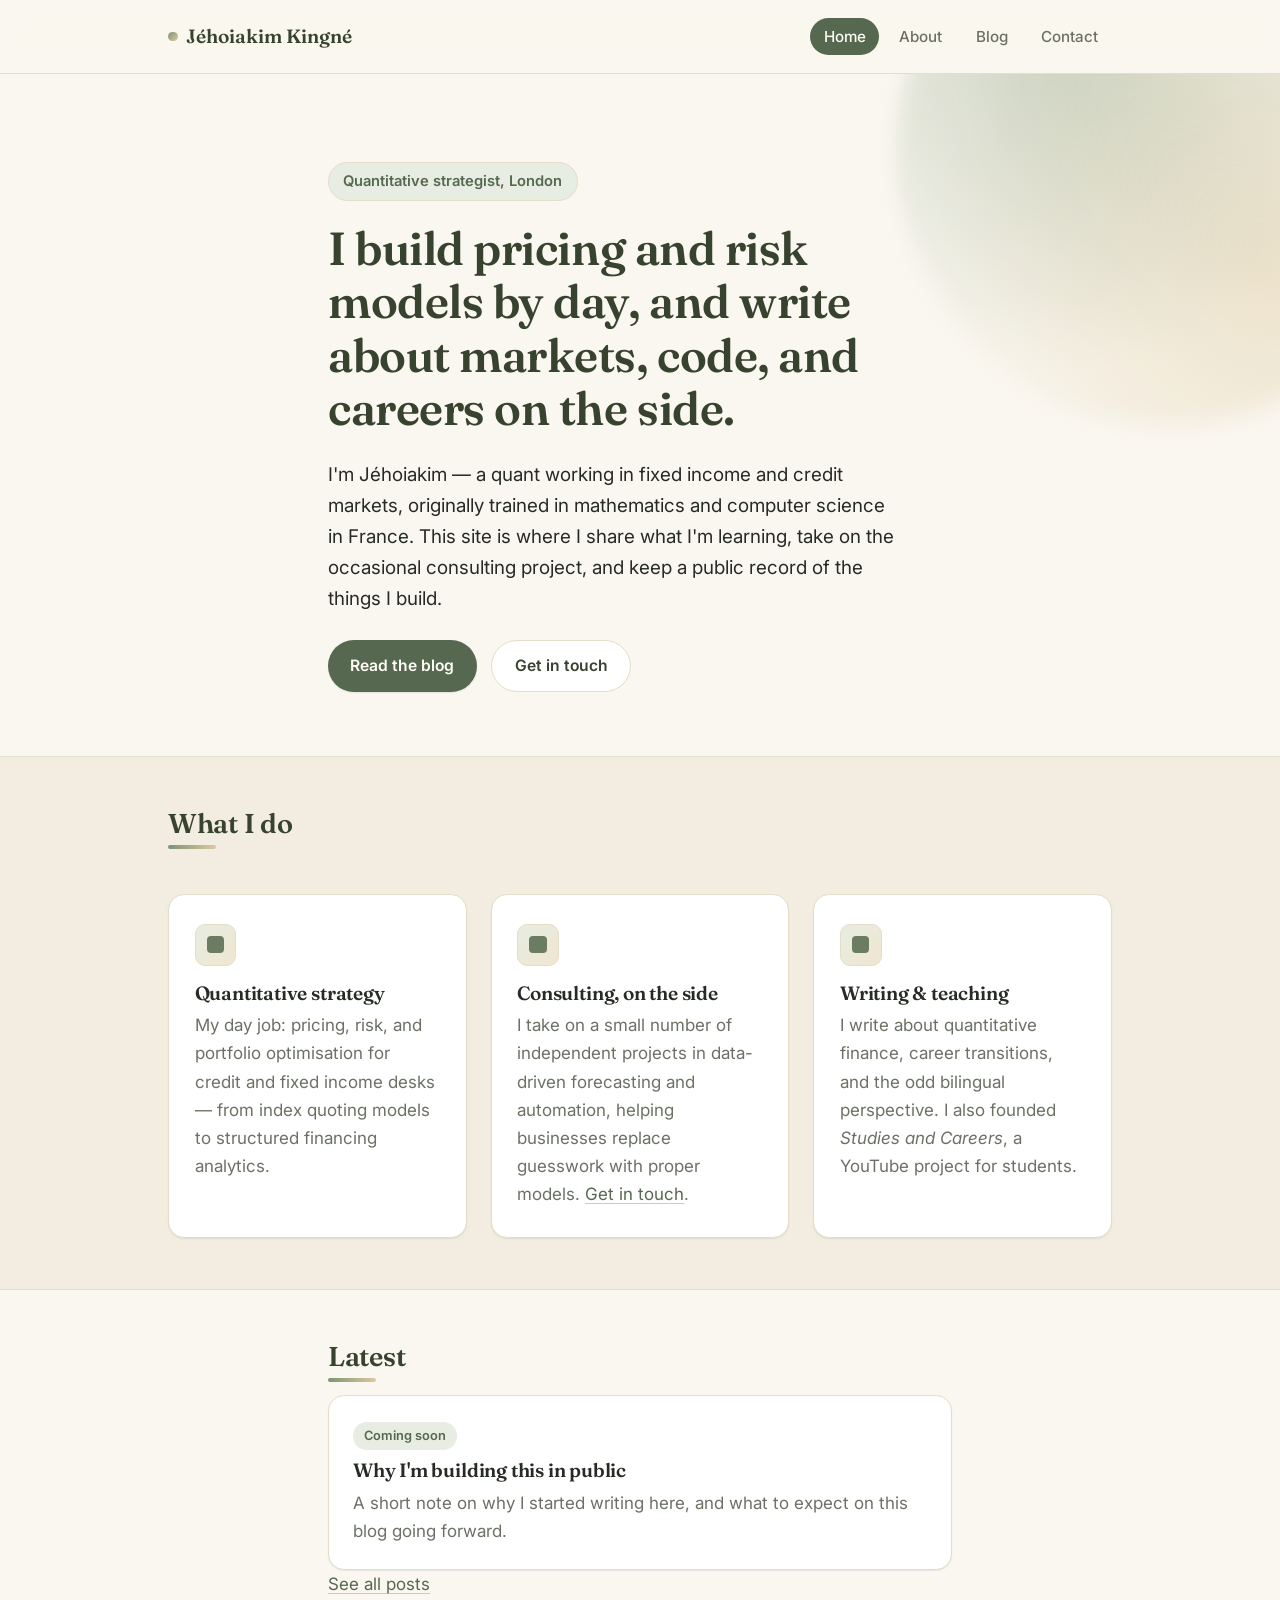
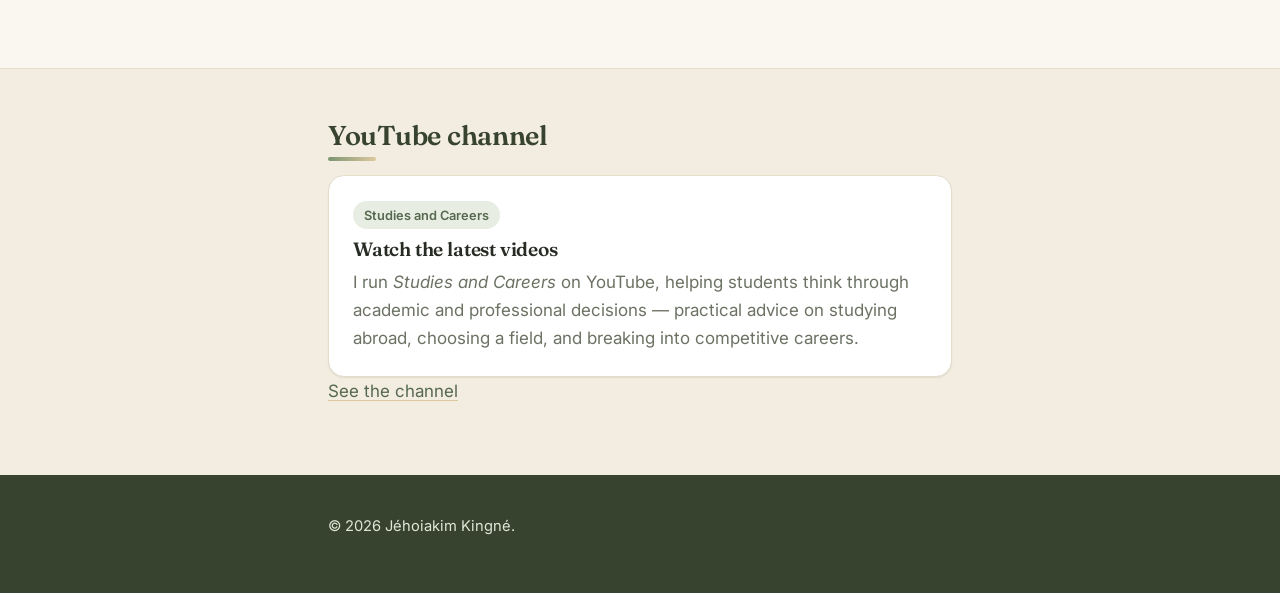
<file: index.html>
<!DOCTYPE html>
<html lang="en" class="no-js">
<head>
<meta charset="UTF-8">
<meta name="viewport" content="width=device-width, initial-scale=1">
<title>Jéhoiakim Kingné</title>
<meta name="description" content="Jéhoiakim Kingné — credit quantitative strategist in London, writing on markets, code, and building on the side.">
<link rel="preconnect" href="https://fonts.googleapis.com">
<link rel="preconnect" href="https://fonts.gstatic.com" crossorigin>
<link href="https://fonts.googleapis.com/css2?family=Fraunces:opsz,wght@9..144,400;9..144,500;9..144,560;9..144,600;9..144,700&family=Inter:wght@400;500;600;700&display=swap" rel="stylesheet">
<link rel="stylesheet" href="css/styles.css">
</head>
<body>

<header class="site-header">
  <div class="header-inner">
    <a href="index.html" class="wordmark">Jéhoiakim Kingné</a>
    <nav class="site-nav">
      <a href="index.html" class="active">Home</a>
      <a href="about.html">About</a>
      <a href="blog.html">Blog</a>
      <a href="contact.html">Contact</a>
    </nav>
  </div>
</header>

<main>
  <section class="hero">
    <div class="hero-blob" aria-hidden="true"></div>
    <div class="wrap">
      <p class="kicker">Quantitative strategist, London</p>
      <h1>I build pricing and risk models by day, and write about markets, code, and careers on the side.</h1>
      <p class="lede">I'm Jéhoiakim — a quant working in fixed income and credit markets, originally trained in mathematics and computer science in France. This site is where I share what I'm learning, take on the occasional consulting project, and keep a public record of the things I build.</p>
      <div class="hero-actions">
        <a href="blog.html" class="btn btn-primary">Read the blog</a>
        <a href="contact.html" class="btn btn-ghost">Get in touch</a>
      </div>
    </div>
  </section>

  <section class="alt-bg">
    <div class="wrap-wide reveal">
      <h2>What I do</h2>

      <div class="focus-grid">
        <div class="focus-item">
          <div class="dot" aria-hidden="true"></div>
          <h3>Quantitative strategy</h3>
          <p>My day job: pricing, risk, and portfolio optimisation for credit and fixed income desks — from index quoting models to structured financing analytics.</p>
        </div>

        <div class="focus-item">
          <div class="dot" aria-hidden="true"></div>
          <h3>Consulting, on the side</h3>
          <p>I take on a small number of independent projects in data-driven forecasting and automation, helping businesses replace guesswork with proper models. <a href="contact.html">Get in touch</a>.</p>
        </div>

        <div class="focus-item">
          <div class="dot" aria-hidden="true"></div>
          <h3>Writing &amp; teaching</h3>
          <p>I write about quantitative finance, career transitions, and the odd bilingual perspective. I also founded <em>Studies and Careers</em>, a YouTube project for students.</p>
        </div>
      </div>
    </div>
  </section>

  <section>
    <div class="wrap reveal">
      <h2>Latest</h2>

      <div class="post-entry">
        <span class="post-date">Coming soon</span>
        <h3><a href="blog/why-this-site.html">Why I'm building this in public</a></h3>
        <p>A short note on why I started writing here, and what to expect on this blog going forward.</p>
      </div>

      <p><a href="blog.html">See all posts</a></p>
    </div>
  </section>

  <section class="alt-bg">
    <div class="wrap reveal">
      <h2>YouTube channel</h2>

      <div class="post-entry">
        <span class="post-date">Studies and Careers</span>
        <h3><a href="https://www.youtube.com/@studiescareers4532" target="_blank" rel="noopener">Watch the latest videos</a></h3>
        <p>I run <em>Studies and Careers</em> on YouTube, helping students think through academic and professional decisions — practical advice on studying abroad, choosing a field, and breaking into competitive careers.</p>
      </div>

      <p><a href="https://www.youtube.com/@studiescareers4532" target="_blank" rel="noopener">See the channel</a></p>
    </div>
  </section>
</main>

<footer class="site-footer">
  <div class="wrap">
    <p>&copy; 2026 Jéhoiakim Kingné.</p>
  </div>
</footer>

<script src="js/main.js"></script>
</body>
</html>
</file>
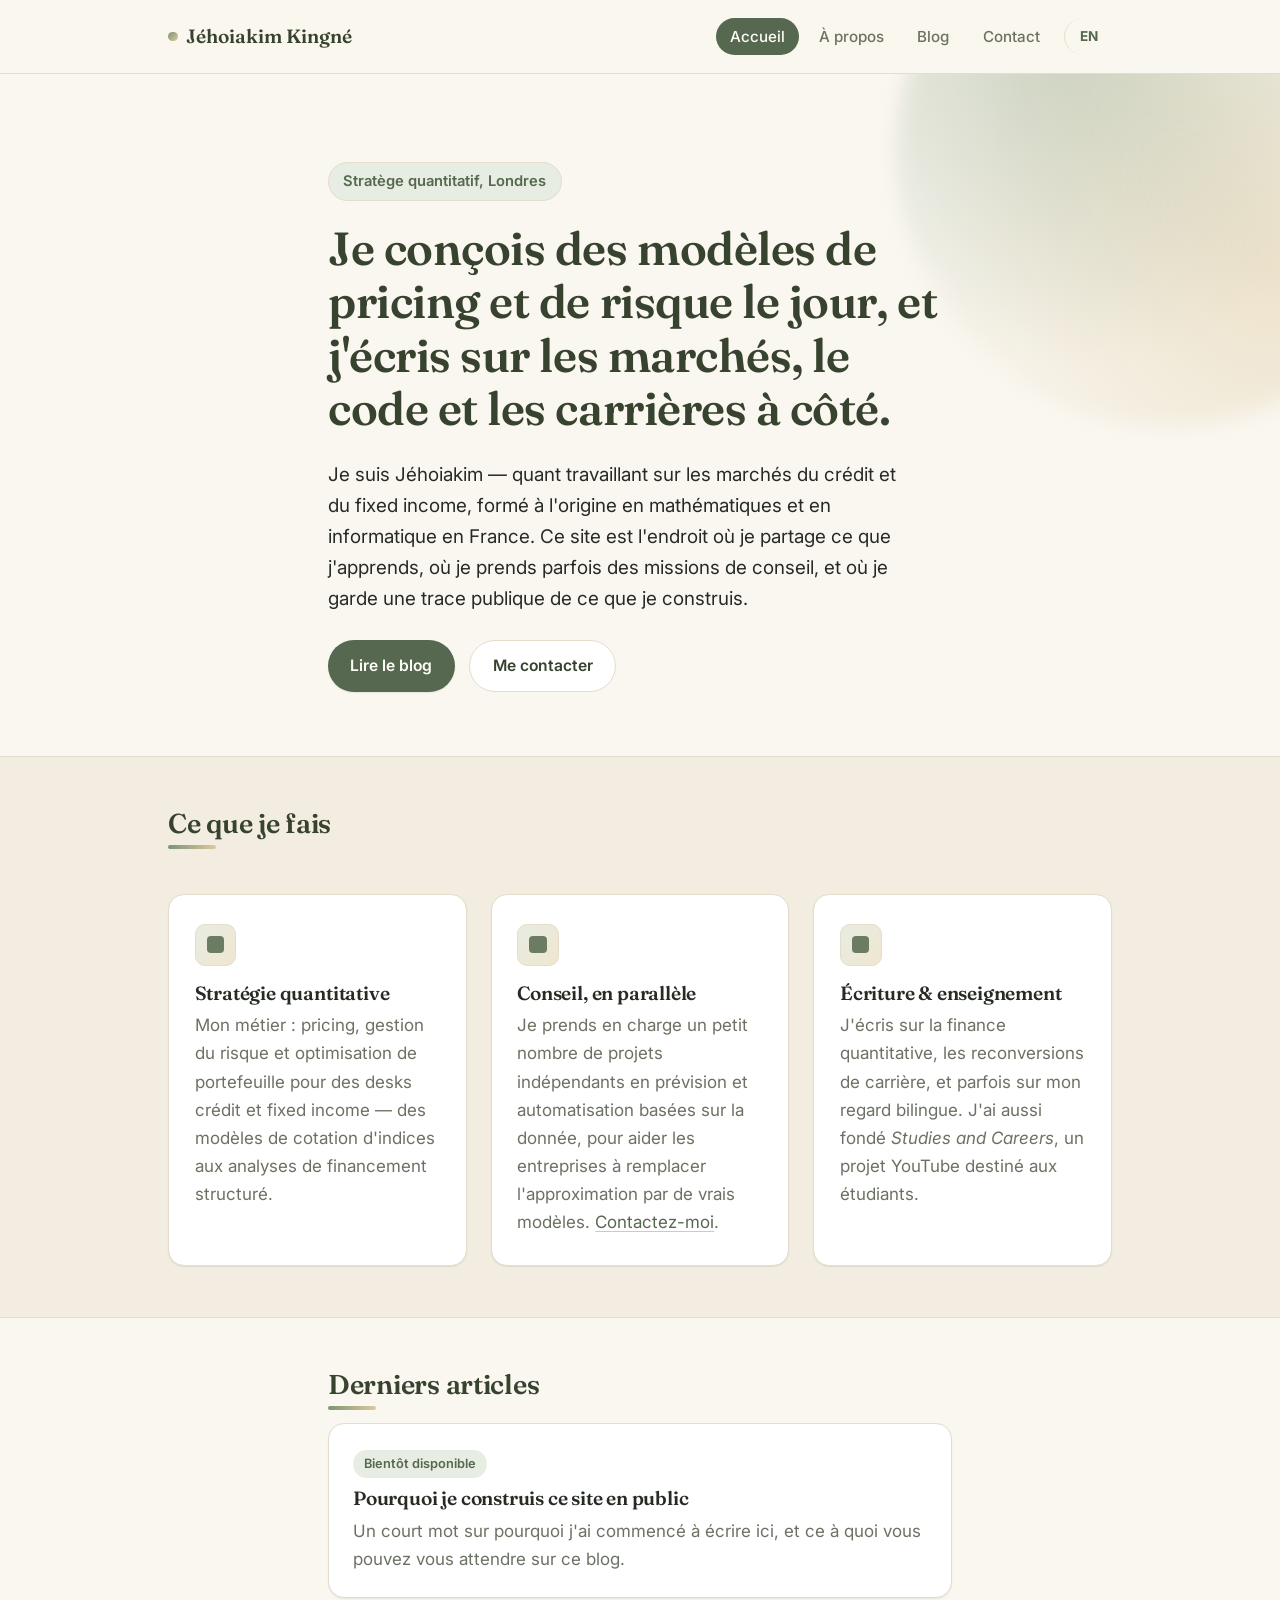
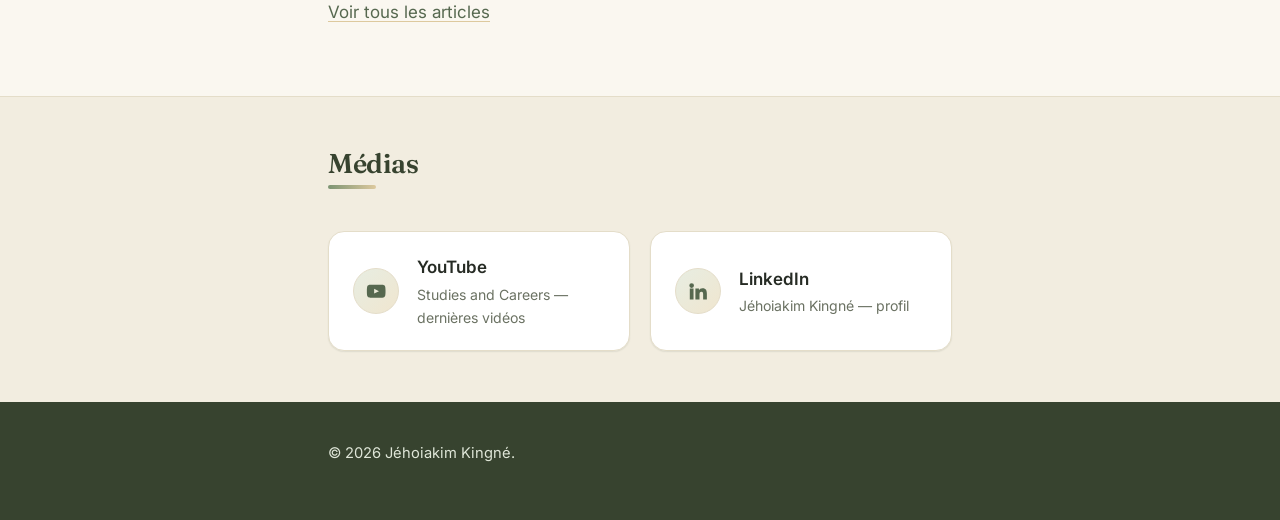
<file: fr/index.html>
<!DOCTYPE html>
<html lang="fr" class="no-js">
<head>
<meta charset="UTF-8">
<meta name="viewport" content="width=device-width, initial-scale=1">
<title>Jéhoiakim Kingné</title>
<meta name="description" content="Jéhoiakim Kingné — stratège quantitatif crédit à Londres, écrit sur les marchés, le code, et ses projets personnels.">
<link rel="preconnect" href="https://fonts.googleapis.com">
<link rel="preconnect" href="https://fonts.gstatic.com" crossorigin>
<link href="https://fonts.googleapis.com/css2?family=Fraunces:opsz,wght@9..144,400;9..144,500;9..144,560;9..144,600;9..144,700&family=Inter:wght@400;500;600;700&display=swap" rel="stylesheet">
<link rel="stylesheet" href="../css/styles.css">
</head>
<body>

<header class="site-header">
  <div class="header-inner">
    <a href="index.html" class="wordmark">Jéhoiakim Kingné</a>
    <nav class="site-nav">
      <a href="index.html" class="active">Accueil</a>
      <a href="about.html">À propos</a>
      <a href="blog.html">Blog</a>
      <a href="contact.html">Contact</a>
      <a href="../index.html" class="lang-switch" hreflang="en">EN</a>
    </nav>
  </div>
</header>

<main>
  <section class="hero">
    <div class="hero-blob" aria-hidden="true"></div>
    <div class="wrap">
      <p class="kicker">Stratège quantitatif, Londres</p>
      <h1>Je conçois des modèles de pricing et de risque le jour, et j'écris sur les marchés, le code et les carrières à côté.</h1>
      <p class="lede">Je suis Jéhoiakim — quant travaillant sur les marchés du crédit et du fixed income, formé à l'origine en mathématiques et en informatique en France. Ce site est l'endroit où je partage ce que j'apprends, où je prends parfois des missions de conseil, et où je garde une trace publique de ce que je construis.</p>
      <div class="hero-actions">
        <a href="blog.html" class="btn btn-primary">Lire le blog</a>
        <a href="contact.html" class="btn btn-ghost">Me contacter</a>
      </div>
    </div>
  </section>

  <section class="alt-bg">
    <div class="wrap-wide reveal">
      <h2>Ce que je fais</h2>

      <div class="focus-grid">
        <div class="focus-item">
          <div class="dot" aria-hidden="true"></div>
          <h3>Stratégie quantitative</h3>
          <p>Mon métier : pricing, gestion du risque et optimisation de portefeuille pour des desks crédit et fixed income — des modèles de cotation d'indices aux analyses de financement structuré.</p>
        </div>

        <div class="focus-item">
          <div class="dot" aria-hidden="true"></div>
          <h3>Conseil, en parallèle</h3>
          <p>Je prends en charge un petit nombre de projets indépendants en prévision et automatisation basées sur la donnée, pour aider les entreprises à remplacer l'approximation par de vrais modèles. <a href="contact.html">Contactez-moi</a>.</p>
        </div>

        <div class="focus-item">
          <div class="dot" aria-hidden="true"></div>
          <h3>Écriture &amp; enseignement</h3>
          <p>J'écris sur la finance quantitative, les reconversions de carrière, et parfois sur mon regard bilingue. J'ai aussi fondé <em>Studies and Careers</em>, un projet YouTube destiné aux étudiants.</p>
        </div>
      </div>
    </div>
  </section>

  <section>
    <div class="wrap reveal">
      <h2>Derniers articles</h2>

      <div class="post-entry">
        <span class="post-date">Bientôt disponible</span>
        <h3><a href="blog/pourquoi-ce-site.html">Pourquoi je construis ce site en public</a></h3>
        <p>Un court mot sur pourquoi j'ai commencé à écrire ici, et ce à quoi vous pouvez vous attendre sur ce blog.</p>
      </div>

      <p><a href="blog.html">Voir tous les articles</a></p>
    </div>
  </section>

  <section class="alt-bg">
    <div class="wrap reveal">
      <h2>Médias</h2>

      <div class="media-grid">
        <a class="media-item" href="https://www.youtube.com/@studiescareers4532" target="_blank" rel="noopener">
          <span class="media-icon" aria-hidden="true">
            <svg viewBox="0 0 24 24"><path d="M21.8 8.001s-.2-1.4-.8-2c-.8-.8-1.7-.8-2.1-.9C16 5 12 5 12 5h0s-4 0-6.9.1c-.4.1-1.3.1-2.1.9-.6.6-.8 2-.8 2S2 9.6 2 11.2v1.6c0 1.6.2 3.2.2 3.2s.2 1.4.8 2c.8.8 1.9.8 2.4.9C7.2 19 12 19 12 19s4 0 6.9-.1c.4-.1 1.3-.1 2.1-.9.6-.6.8-2 .8-2s.2-1.6.2-3.2v-1.6c0-1.6-.2-3.199-.2-3.199zM9.8 14.5v-5l5.2 2.5-5.2 2.5z"/></svg>
          </span>
          <span class="media-text">
            <span class="media-name">YouTube</span>
            <span class="media-sub">Studies and Careers — dernières vidéos</span>
          </span>
        </a>

        <a class="media-item" href="https://www.linkedin.com/in/j%C3%A9hoiakim-k-8944393a6/" target="_blank" rel="noopener">
          <span class="media-icon" aria-hidden="true">
            <svg viewBox="0 0 24 24"><path d="M4.98 3.5a2.5 2.5 0 1 1 0 5 2.5 2.5 0 0 1 0-5zM3 9h4v12H3zM9 9h3.8v1.7h.1c.5-.9 1.8-1.9 3.7-1.9 4 0 4.7 2.6 4.7 6V21h-4v-5.4c0-1.3 0-3-1.8-3s-2.1 1.4-2.1 2.9V21H9z"/></svg>
          </span>
          <span class="media-text">
            <span class="media-name">LinkedIn</span>
            <span class="media-sub">Jéhoiakim Kingné — profil</span>
          </span>
        </a>
      </div>
    </div>
  </section>
</main>

<footer class="site-footer">
  <div class="wrap">
    <p>&copy; 2026 Jéhoiakim Kingné.</p>
  </div>
</footer>

<script src="../js/main.js"></script>
</body>
</html>
</file>
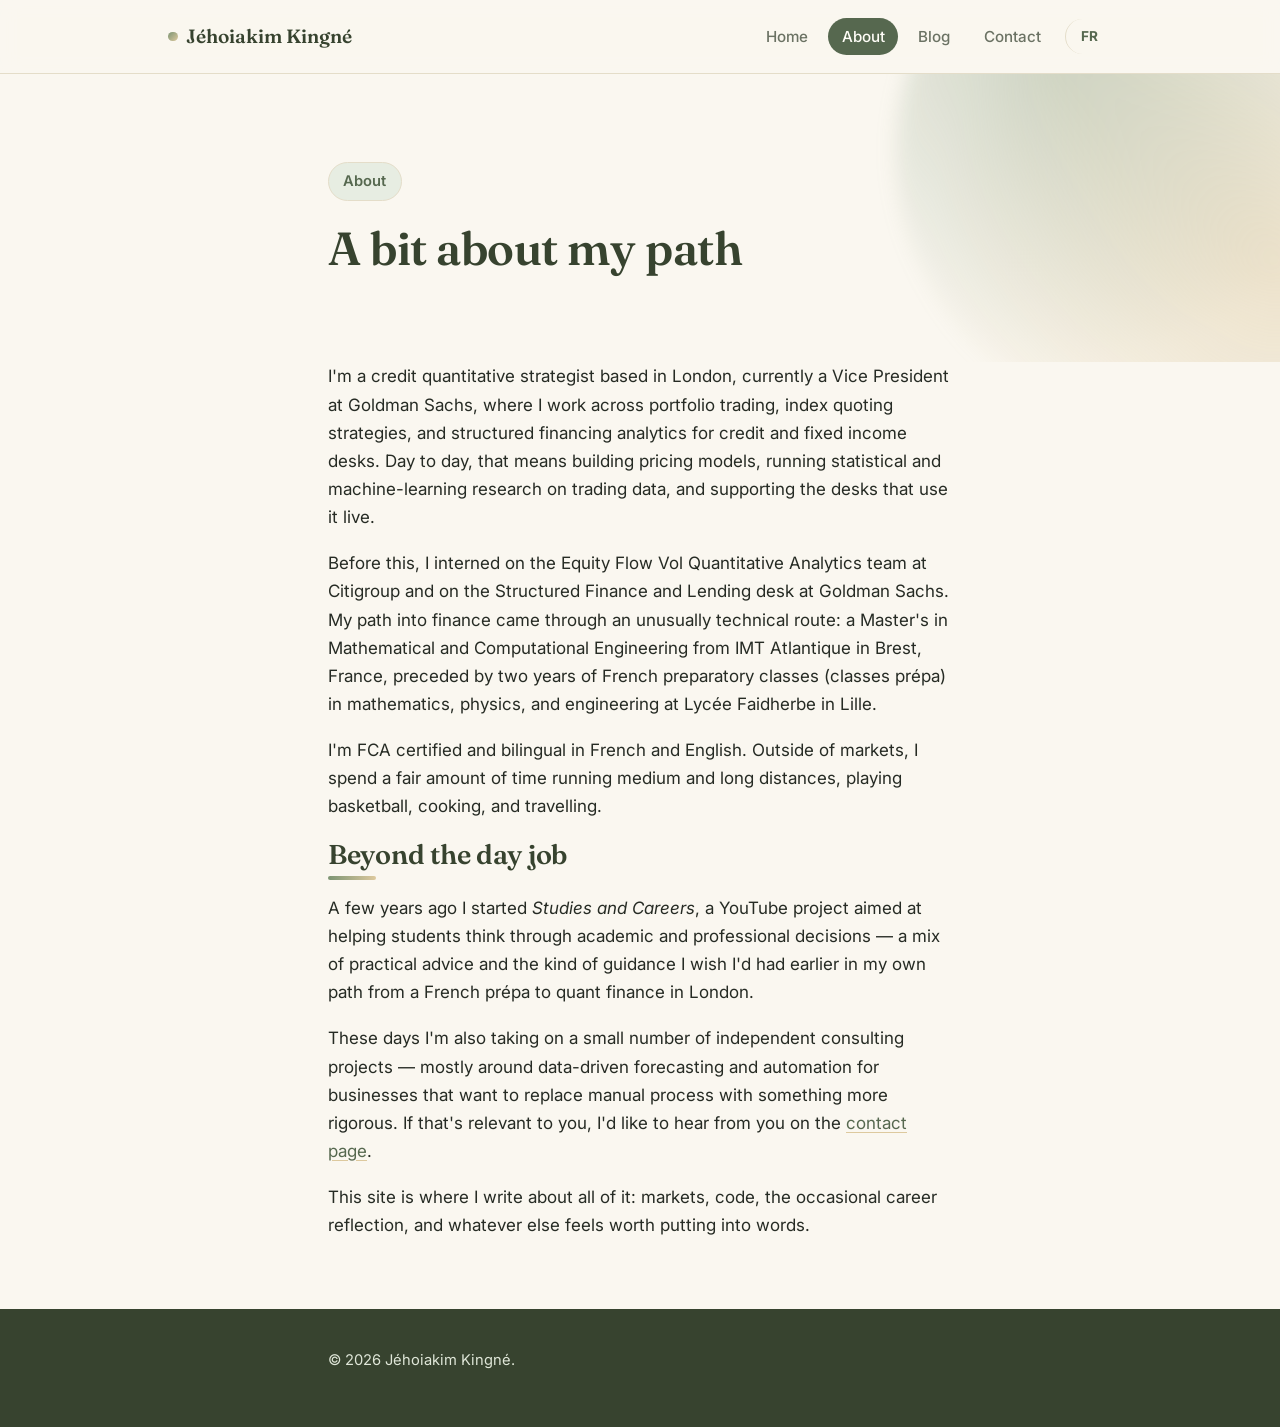
<file: about.html>
<!DOCTYPE html>
<html lang="en" class="no-js">
<head>
<meta charset="UTF-8">
<meta name="viewport" content="width=device-width, initial-scale=1">
<title>About — Jéhoiakim Kingné</title>
<meta name="description" content="Background and career of Jéhoiakim Kingné, credit quantitative strategist in London.">
<link rel="preconnect" href="https://fonts.googleapis.com">
<link rel="preconnect" href="https://fonts.gstatic.com" crossorigin>
<link href="https://fonts.googleapis.com/css2?family=Fraunces:opsz,wght@9..144,400;9..144,500;9..144,560;9..144,600;9..144,700&family=Inter:wght@400;500;600;700&display=swap" rel="stylesheet">
<link rel="stylesheet" href="css/styles.css">
</head>
<body>

<header class="site-header">
  <div class="header-inner">
    <a href="index.html" class="wordmark">Jéhoiakim Kingné</a>
    <nav class="site-nav">
      <a href="index.html">Home</a>
      <a href="about.html" class="active">About</a>
      <a href="blog.html">Blog</a>
      <a href="contact.html">Contact</a>
      <a href="fr/about.html" class="lang-switch" hreflang="fr">FR</a>
    </nav>
  </div>
</header>

<main>
  <section class="hero">
    <div class="hero-blob" aria-hidden="true"></div>
    <div class="wrap">
      <p class="kicker">About</p>
      <h1>A bit about my path</h1>
    </div>
  </section>

  <section style="border-top: none; padding-top: 0;">
    <div class="wrap reveal">
      <p>I'm a credit quantitative strategist based in London, currently a Vice President at Goldman Sachs, where I work across portfolio trading, index quoting strategies, and structured financing analytics for credit and fixed income desks. Day to day, that means building pricing models, running statistical and machine-learning research on trading data, and supporting the desks that use it live.</p>

      <p>Before this, I interned on the Equity Flow Vol Quantitative Analytics team at Citigroup and on the Structured Finance and Lending desk at Goldman Sachs. My path into finance came through an unusually technical route: a Master's in Mathematical and Computational Engineering from IMT Atlantique in Brest, France, preceded by two years of French preparatory classes (classes prépa) in mathematics, physics, and engineering at Lycée Faidherbe in Lille.</p>

      <p>I'm FCA certified and bilingual in French and English. Outside of markets, I spend a fair amount of time running medium and long distances, playing basketball, cooking, and travelling.</p>

      <h2>Beyond the day job</h2>

      <p>A few years ago I started <em>Studies and Careers</em>, a YouTube project aimed at helping students think through academic and professional decisions — a mix of practical advice and the kind of guidance I wish I'd had earlier in my own path from a French prépa to quant finance in London.</p>

      <p>These days I'm also taking on a small number of independent consulting projects — mostly around data-driven forecasting and automation for businesses that want to replace manual process with something more rigorous. If that's relevant to you, I'd like to hear from you on the <a href="contact.html">contact page</a>.</p>

      <p>This site is where I write about all of it: markets, code, the occasional career reflection, and whatever else feels worth putting into words.</p>
    </div>
  </section>
</main>

<footer class="site-footer">
  <div class="wrap">
    <p>&copy; 2026 Jéhoiakim Kingné.</p>
  </div>
</footer>

<script src="js/main.js"></script>
</body>
</html>
</file>
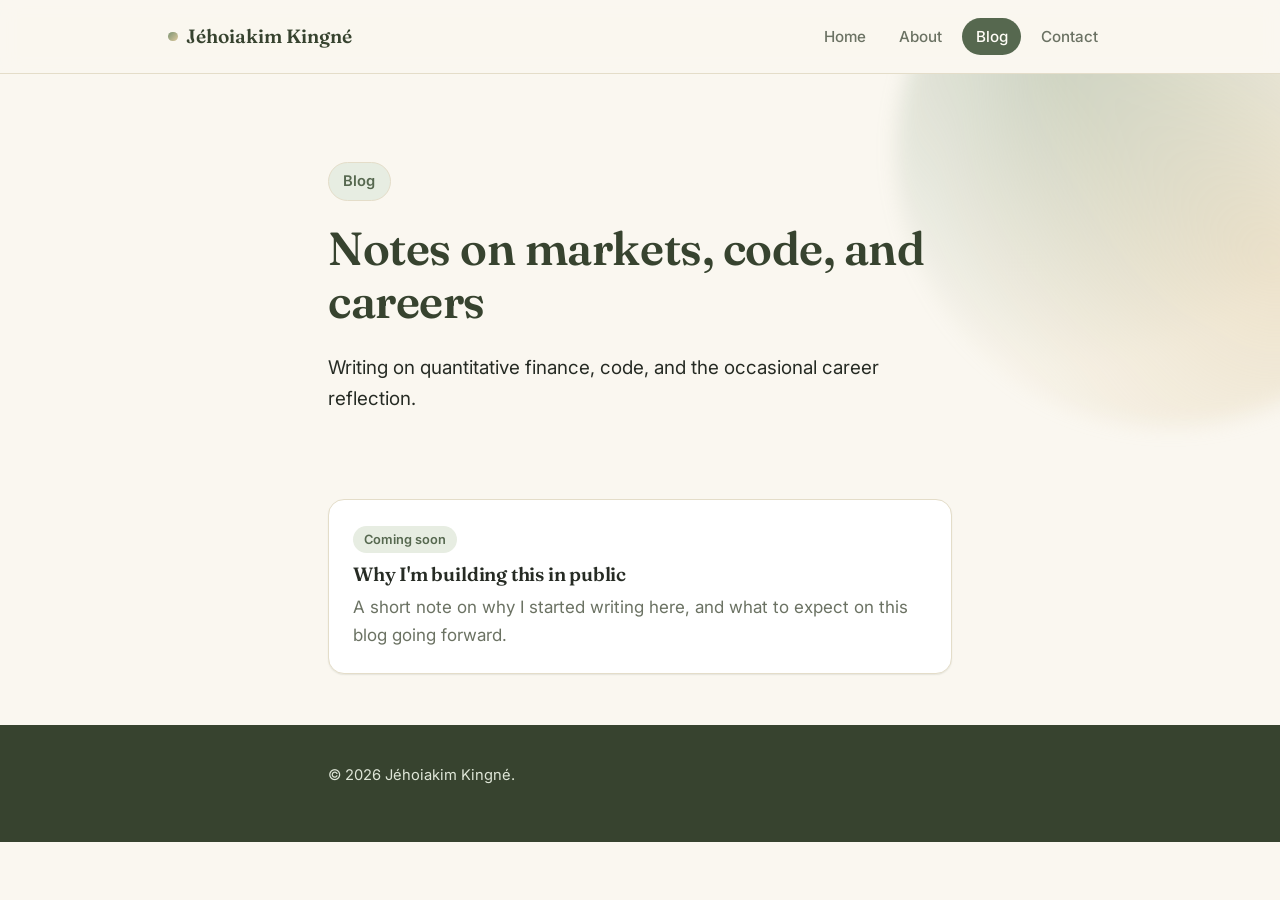
<file: blog.html>
<!DOCTYPE html>
<html lang="en" class="no-js">
<head>
<meta charset="UTF-8">
<meta name="viewport" content="width=device-width, initial-scale=1">
<title>Blog — Jéhoiakim Kingné</title>
<meta name="description" content="Writing on quantitative finance, code, and careers by Jéhoiakim Kingné.">
<link rel="preconnect" href="https://fonts.googleapis.com">
<link rel="preconnect" href="https://fonts.gstatic.com" crossorigin>
<link href="https://fonts.googleapis.com/css2?family=Fraunces:opsz,wght@9..144,400;9..144,500;9..144,560;9..144,600;9..144,700&family=Inter:wght@400;500;600;700&display=swap" rel="stylesheet">
<link rel="stylesheet" href="css/styles.css">
</head>
<body>

<header class="site-header">
  <div class="header-inner">
    <a href="index.html" class="wordmark">Jéhoiakim Kingné</a>
    <nav class="site-nav">
      <a href="index.html">Home</a>
      <a href="about.html">About</a>
      <a href="blog.html" class="active">Blog</a>
      <a href="contact.html">Contact</a>
    </nav>
  </div>
</header>

<main>
  <section class="hero">
    <div class="hero-blob" aria-hidden="true"></div>
    <div class="wrap">
      <p class="kicker">Blog</p>
      <h1>Notes on markets, code, and careers</h1>
      <p class="lede muted">Writing on quantitative finance, code, and the occasional career reflection.</p>
    </div>
  </section>

  <section style="border-top: none; padding-top: 0;">
    <div class="wrap reveal">

      <div class="post-entry">
        <span class="post-date">Coming soon</span>
        <h3><a href="blog/why-this-site.html">Why I'm building this in public</a></h3>
        <p>A short note on why I started writing here, and what to expect on this blog going forward.</p>
      </div>

      <!--
        To add a new post:
        1. Duplicate blog/why-this-site.html and rename it (e.g. blog/my-new-post.html)
        2. Edit the title, date, and content inside it
        3. Add a new .post-entry block here, above this comment, linking to it
      -->

    </div>
  </section>
</main>

<footer class="site-footer">
  <div class="wrap">
    <p>&copy; 2026 Jéhoiakim Kingné.</p>
  </div>
</footer>

<script src="js/main.js"></script>
</body>
</html>
</file>
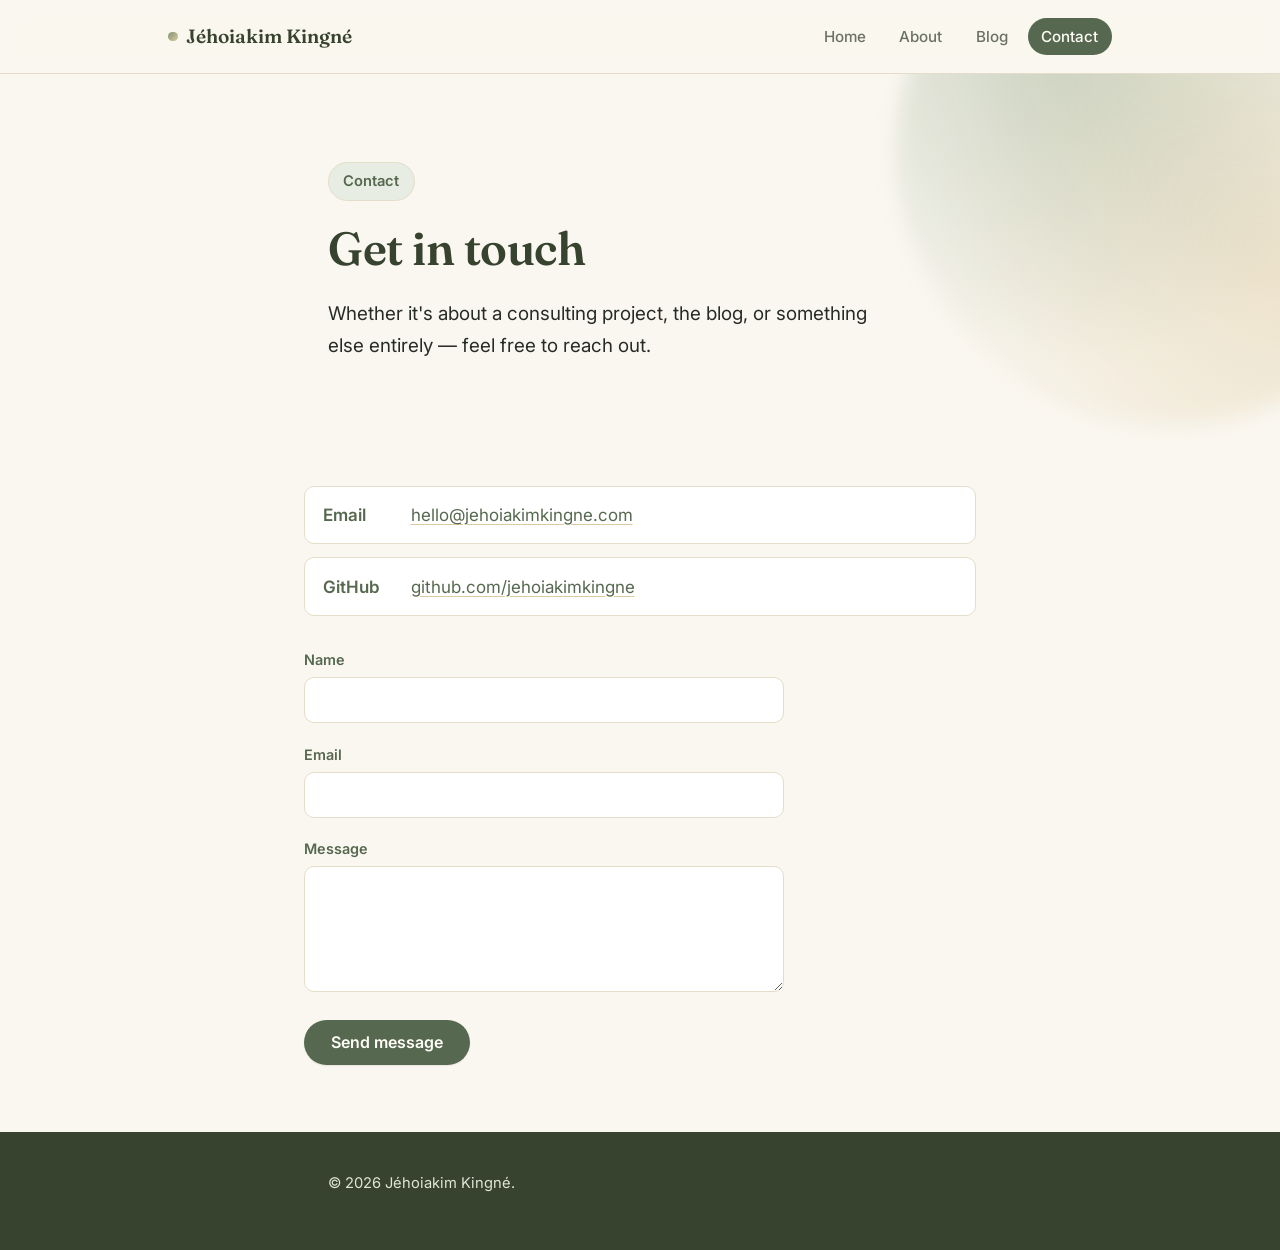
<file: contact.html>
<!DOCTYPE html>
<html lang="en" class="no-js">
<head>
<meta charset="UTF-8">
<meta name="viewport" content="width=device-width, initial-scale=1">
<title>Contact — Jéhoiakim Kingné</title>
<meta name="description" content="Get in touch with Jéhoiakim Kingné.">
<link rel="preconnect" href="https://fonts.googleapis.com">
<link rel="preconnect" href="https://fonts.gstatic.com" crossorigin>
<link href="https://fonts.googleapis.com/css2?family=Fraunces:opsz,wght@9..144,400;9..144,500;9..144,560;9..144,600;9..144,700&family=Inter:wght@400;500;600;700&display=swap" rel="stylesheet">
<link rel="stylesheet" href="css/styles.css">
</head>
<body>

<header class="site-header">
  <div class="header-inner">
    <a href="index.html" class="wordmark">Jéhoiakim Kingné</a>
    <nav class="site-nav">
      <a href="index.html">Home</a>
      <a href="about.html">About</a>
      <a href="blog.html">Blog</a>
      <a href="contact.html" class="active">Contact</a>
    </nav>
  </div>
</header>

<main>
  <section class="hero">
    <div class="hero-blob" aria-hidden="true"></div>
    <div class="wrap">
      <p class="kicker">Contact</p>
      <h1>Get in touch</h1>
      <p class="lede">Whether it's about a consulting project, the blog, or something else entirely — feel free to reach out.</p>
    </div>
  </section>

  <section style="border-top: none; padding-top: 0;">
    <div class="wrap contact-block reveal">

      <ul class="contact-list">
        <li><span class="label">Email</span> <a href="mailto:hello@jehoiakimkingne.com">hello@jehoiakimkingne.com</a></li>
        <li><span class="label">GitHub</span> <a href="https://github.com/jehoiakimkingne" target="_blank" rel="noopener">github.com/jehoiakimkingne</a></li>
      </ul>

      <!--
        NOTE for setup:
        1. Replace hello@jehoiakimkingne.com with a real address once your domain is live
           (most domain hosts let you set up free email forwarding to your personal inbox).
        2. Add your LinkedIn link above if you'd like it listed too.
        3. The form below is a placeholder. To make it actually send you messages without
           building a backend, sign up free at https://formspree.io, get your form endpoint,
           and replace the action="" value below with it.
      -->

      <form class="contact-form" action="" method="POST">
        <label for="name">Name</label>
        <input type="text" id="name" name="name" required>

        <label for="email">Email</label>
        <input type="email" id="email" name="email" required>

        <label for="message">Message</label>
        <textarea id="message" name="message" rows="5" required></textarea>

        <button type="submit">Send message</button>
      </form>

    </div>
  </section>
</main>

<footer class="site-footer">
  <div class="wrap">
    <p>&copy; 2026 Jéhoiakim Kingné.</p>
  </div>
</footer>

<script src="js/main.js"></script>
</body>
</html>
</file>
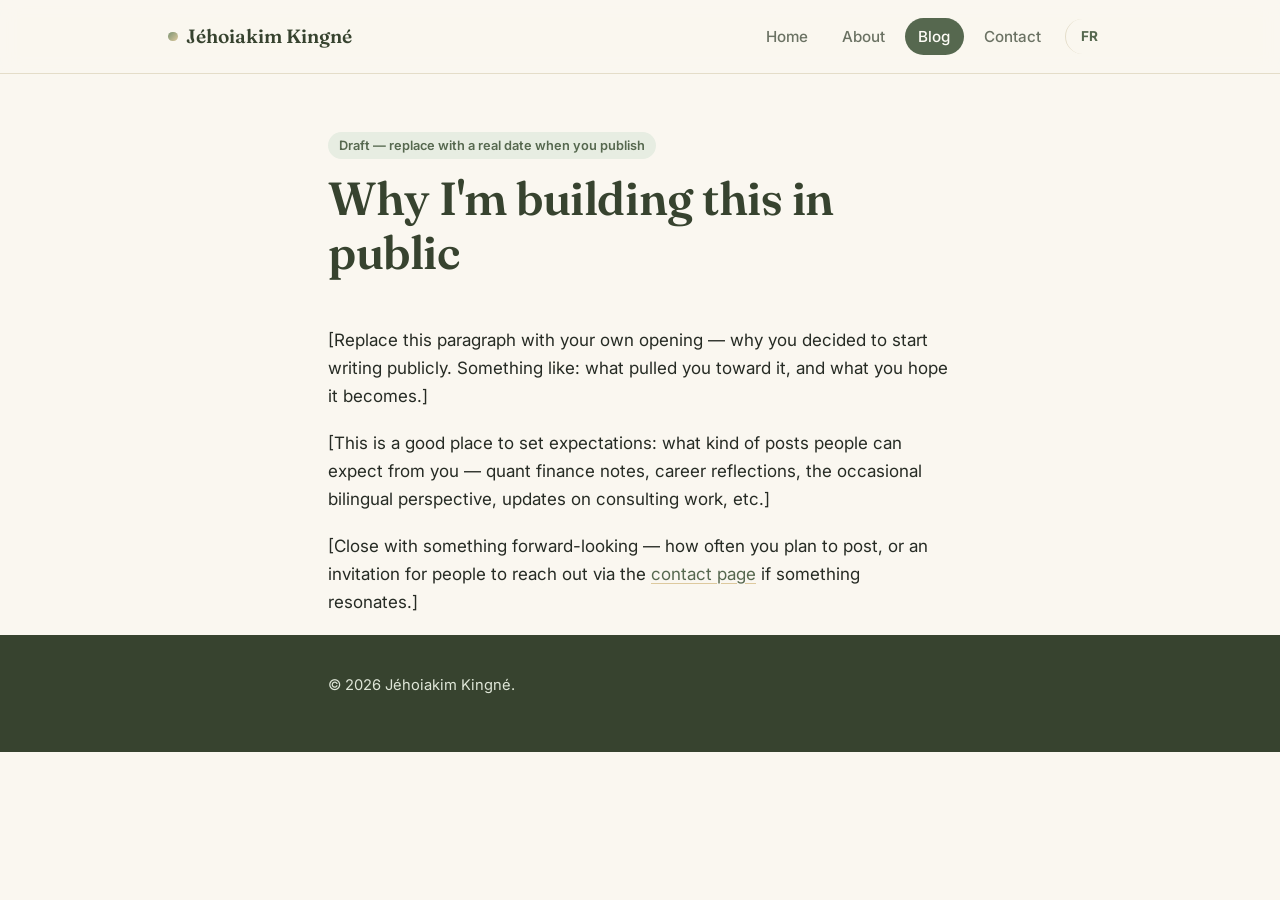
<file: blog/why-this-site.html>
<!DOCTYPE html>
<html lang="en" class="no-js">
<head>
<meta charset="UTF-8">
<meta name="viewport" content="width=device-width, initial-scale=1">
<title>Why I'm building this in public — Jéhoiakim Kingné</title>
<link rel="preconnect" href="https://fonts.googleapis.com">
<link rel="preconnect" href="https://fonts.gstatic.com" crossorigin>
<link href="https://fonts.googleapis.com/css2?family=Fraunces:opsz,wght@9..144,400;9..144,500;9..144,560;9..144,600;9..144,700&family=Inter:wght@400;500;600;700&display=swap" rel="stylesheet">
<link rel="stylesheet" href="../css/styles.css">
</head>
<body>

<header class="site-header">
  <div class="header-inner">
    <a href="../index.html" class="wordmark">Jéhoiakim Kingné</a>
    <nav class="site-nav">
      <a href="../index.html">Home</a>
      <a href="../about.html">About</a>
      <a href="../blog.html" class="active">Blog</a>
      <a href="../contact.html">Contact</a>
      <a href="../fr/blog/pourquoi-ce-site.html" class="lang-switch" hreflang="fr">FR</a>
    </nav>
  </div>
</header>

<main class="wrap reveal">
  <div class="post-header">
    <span class="post-date muted">Draft — replace with a real date when you publish</span>
    <h1>Why I'm building this in public</h1>
  </div>

  <article class="post-body">
    <p>[Replace this paragraph with your own opening — why you decided to start writing publicly. Something like: what pulled you toward it, and what you hope it becomes.]</p>

    <p>[This is a good place to set expectations: what kind of posts people can expect from you — quant finance notes, career reflections, the occasional bilingual perspective, updates on consulting work, etc.]</p>

    <p>[Close with something forward-looking — how often you plan to post, or an invitation for people to reach out via the <a href="../contact.html">contact page</a> if something resonates.]</p>
  </article>
</main>

<footer class="site-footer">
  <div class="wrap">
    <p>&copy; 2026 Jéhoiakim Kingné.</p>
  </div>
</footer>

<script src="../js/main.js"></script>
</body>
</html>
</file>
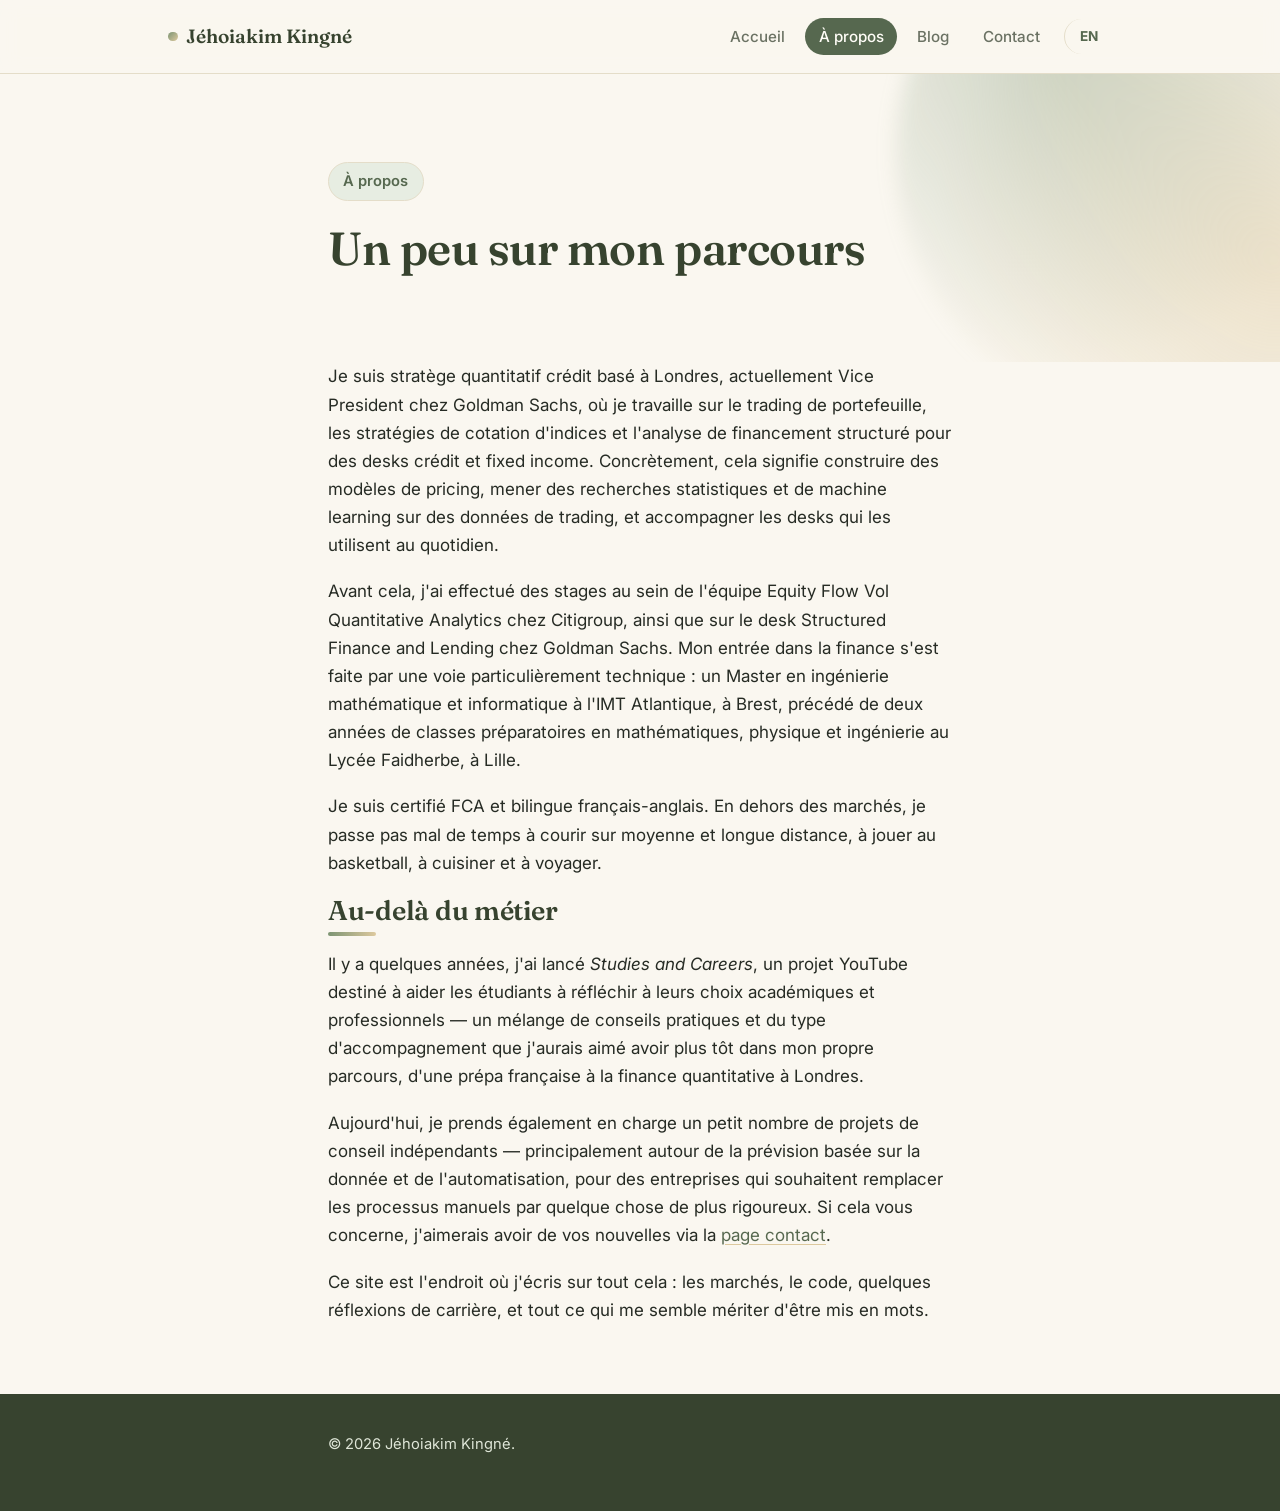
<file: fr/about.html>
<!DOCTYPE html>
<html lang="fr" class="no-js">
<head>
<meta charset="UTF-8">
<meta name="viewport" content="width=device-width, initial-scale=1">
<title>À propos — Jéhoiakim Kingné</title>
<meta name="description" content="Parcours et carrière de Jéhoiakim Kingné, stratège quantitatif crédit à Londres.">
<link rel="preconnect" href="https://fonts.googleapis.com">
<link rel="preconnect" href="https://fonts.gstatic.com" crossorigin>
<link href="https://fonts.googleapis.com/css2?family=Fraunces:opsz,wght@9..144,400;9..144,500;9..144,560;9..144,600;9..144,700&family=Inter:wght@400;500;600;700&display=swap" rel="stylesheet">
<link rel="stylesheet" href="../css/styles.css">
</head>
<body>

<header class="site-header">
  <div class="header-inner">
    <a href="index.html" class="wordmark">Jéhoiakim Kingné</a>
    <nav class="site-nav">
      <a href="index.html">Accueil</a>
      <a href="about.html" class="active">À propos</a>
      <a href="blog.html">Blog</a>
      <a href="contact.html">Contact</a>
      <a href="../about.html" class="lang-switch" hreflang="en">EN</a>
    </nav>
  </div>
</header>

<main>
  <section class="hero">
    <div class="hero-blob" aria-hidden="true"></div>
    <div class="wrap">
      <p class="kicker">À propos</p>
      <h1>Un peu sur mon parcours</h1>
    </div>
  </section>

  <section style="border-top: none; padding-top: 0;">
    <div class="wrap reveal">
      <p>Je suis stratège quantitatif crédit basé à Londres, actuellement Vice President chez Goldman Sachs, où je travaille sur le trading de portefeuille, les stratégies de cotation d'indices et l'analyse de financement structuré pour des desks crédit et fixed income. Concrètement, cela signifie construire des modèles de pricing, mener des recherches statistiques et de machine learning sur des données de trading, et accompagner les desks qui les utilisent au quotidien.</p>

      <p>Avant cela, j'ai effectué des stages au sein de l'équipe Equity Flow Vol Quantitative Analytics chez Citigroup, ainsi que sur le desk Structured Finance and Lending chez Goldman Sachs. Mon entrée dans la finance s'est faite par une voie particulièrement technique : un Master en ingénierie mathématique et informatique à l'IMT Atlantique, à Brest, précédé de deux années de classes préparatoires en mathématiques, physique et ingénierie au Lycée Faidherbe, à Lille.</p>

      <p>Je suis certifié FCA et bilingue français-anglais. En dehors des marchés, je passe pas mal de temps à courir sur moyenne et longue distance, à jouer au basketball, à cuisiner et à voyager.</p>

      <h2>Au-delà du métier</h2>

      <p>Il y a quelques années, j'ai lancé <em>Studies and Careers</em>, un projet YouTube destiné à aider les étudiants à réfléchir à leurs choix académiques et professionnels — un mélange de conseils pratiques et du type d'accompagnement que j'aurais aimé avoir plus tôt dans mon propre parcours, d'une prépa française à la finance quantitative à Londres.</p>

      <p>Aujourd'hui, je prends également en charge un petit nombre de projets de conseil indépendants — principalement autour de la prévision basée sur la donnée et de l'automatisation, pour des entreprises qui souhaitent remplacer les processus manuels par quelque chose de plus rigoureux. Si cela vous concerne, j'aimerais avoir de vos nouvelles via la <a href="contact.html">page contact</a>.</p>

      <p>Ce site est l'endroit où j'écris sur tout cela : les marchés, le code, quelques réflexions de carrière, et tout ce qui me semble mériter d'être mis en mots.</p>
    </div>
  </section>
</main>

<footer class="site-footer">
  <div class="wrap">
    <p>&copy; 2026 Jéhoiakim Kingné.</p>
  </div>
</footer>

<script src="../js/main.js"></script>
</body>
</html>
</file>
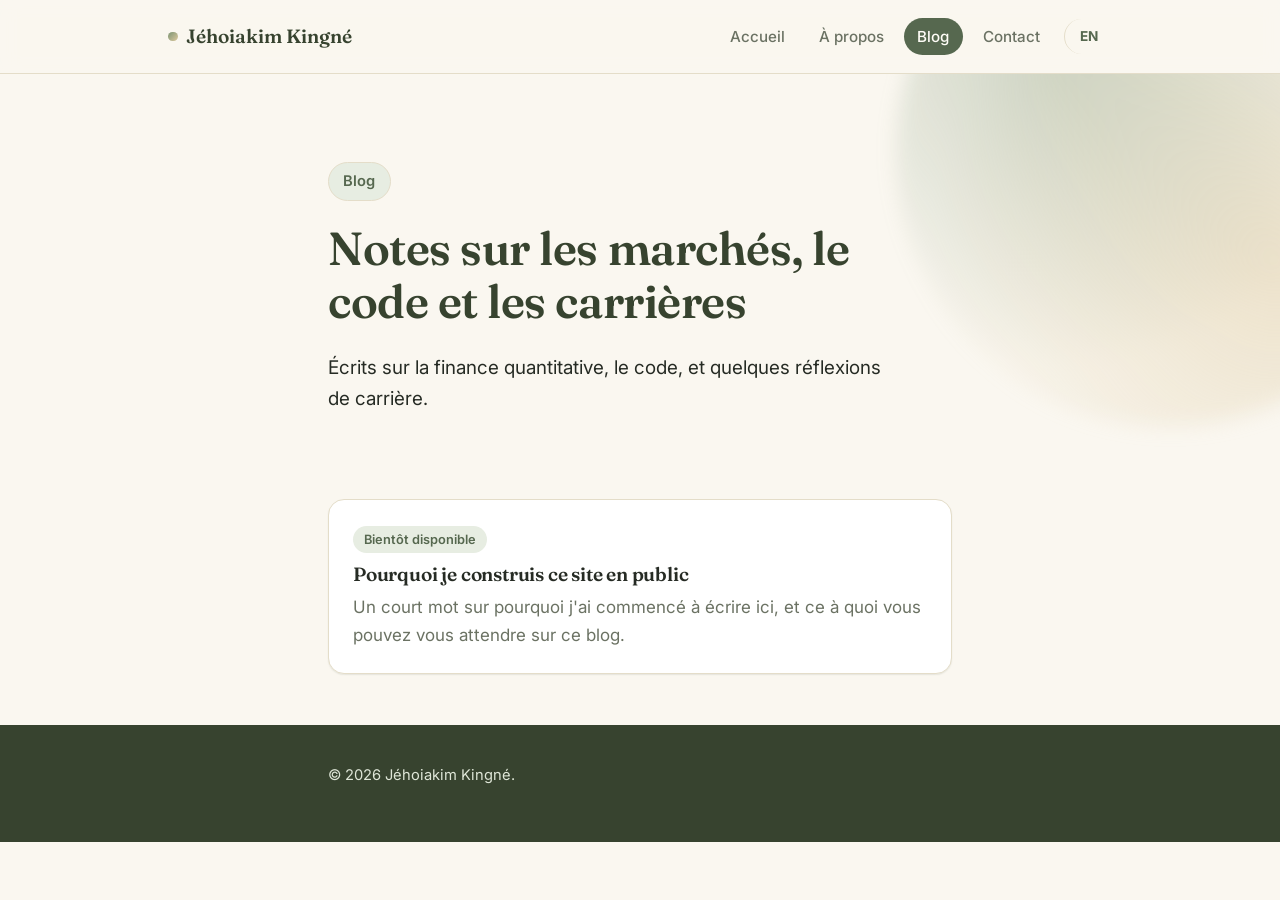
<file: fr/blog.html>
<!DOCTYPE html>
<html lang="fr" class="no-js">
<head>
<meta charset="UTF-8">
<meta name="viewport" content="width=device-width, initial-scale=1">
<title>Blog — Jéhoiakim Kingné</title>
<meta name="description" content="Écrits sur la finance quantitative, le code et les carrières, par Jéhoiakim Kingné.">
<link rel="preconnect" href="https://fonts.googleapis.com">
<link rel="preconnect" href="https://fonts.gstatic.com" crossorigin>
<link href="https://fonts.googleapis.com/css2?family=Fraunces:opsz,wght@9..144,400;9..144,500;9..144,560;9..144,600;9..144,700&family=Inter:wght@400;500;600;700&display=swap" rel="stylesheet">
<link rel="stylesheet" href="../css/styles.css">
</head>
<body>

<header class="site-header">
  <div class="header-inner">
    <a href="index.html" class="wordmark">Jéhoiakim Kingné</a>
    <nav class="site-nav">
      <a href="index.html">Accueil</a>
      <a href="about.html">À propos</a>
      <a href="blog.html" class="active">Blog</a>
      <a href="contact.html">Contact</a>
      <a href="../blog.html" class="lang-switch" hreflang="en">EN</a>
    </nav>
  </div>
</header>

<main>
  <section class="hero">
    <div class="hero-blob" aria-hidden="true"></div>
    <div class="wrap">
      <p class="kicker">Blog</p>
      <h1>Notes sur les marchés, le code et les carrières</h1>
      <p class="lede muted">Écrits sur la finance quantitative, le code, et quelques réflexions de carrière.</p>
    </div>
  </section>

  <section style="border-top: none; padding-top: 0;">
    <div class="wrap reveal">

      <div class="post-entry">
        <span class="post-date">Bientôt disponible</span>
        <h3><a href="blog/pourquoi-ce-site.html">Pourquoi je construis ce site en public</a></h3>
        <p>Un court mot sur pourquoi j'ai commencé à écrire ici, et ce à quoi vous pouvez vous attendre sur ce blog.</p>
      </div>

    </div>
  </section>
</main>

<footer class="site-footer">
  <div class="wrap">
    <p>&copy; 2026 Jéhoiakim Kingné.</p>
  </div>
</footer>

<script src="../js/main.js"></script>
</body>
</html>
</file>
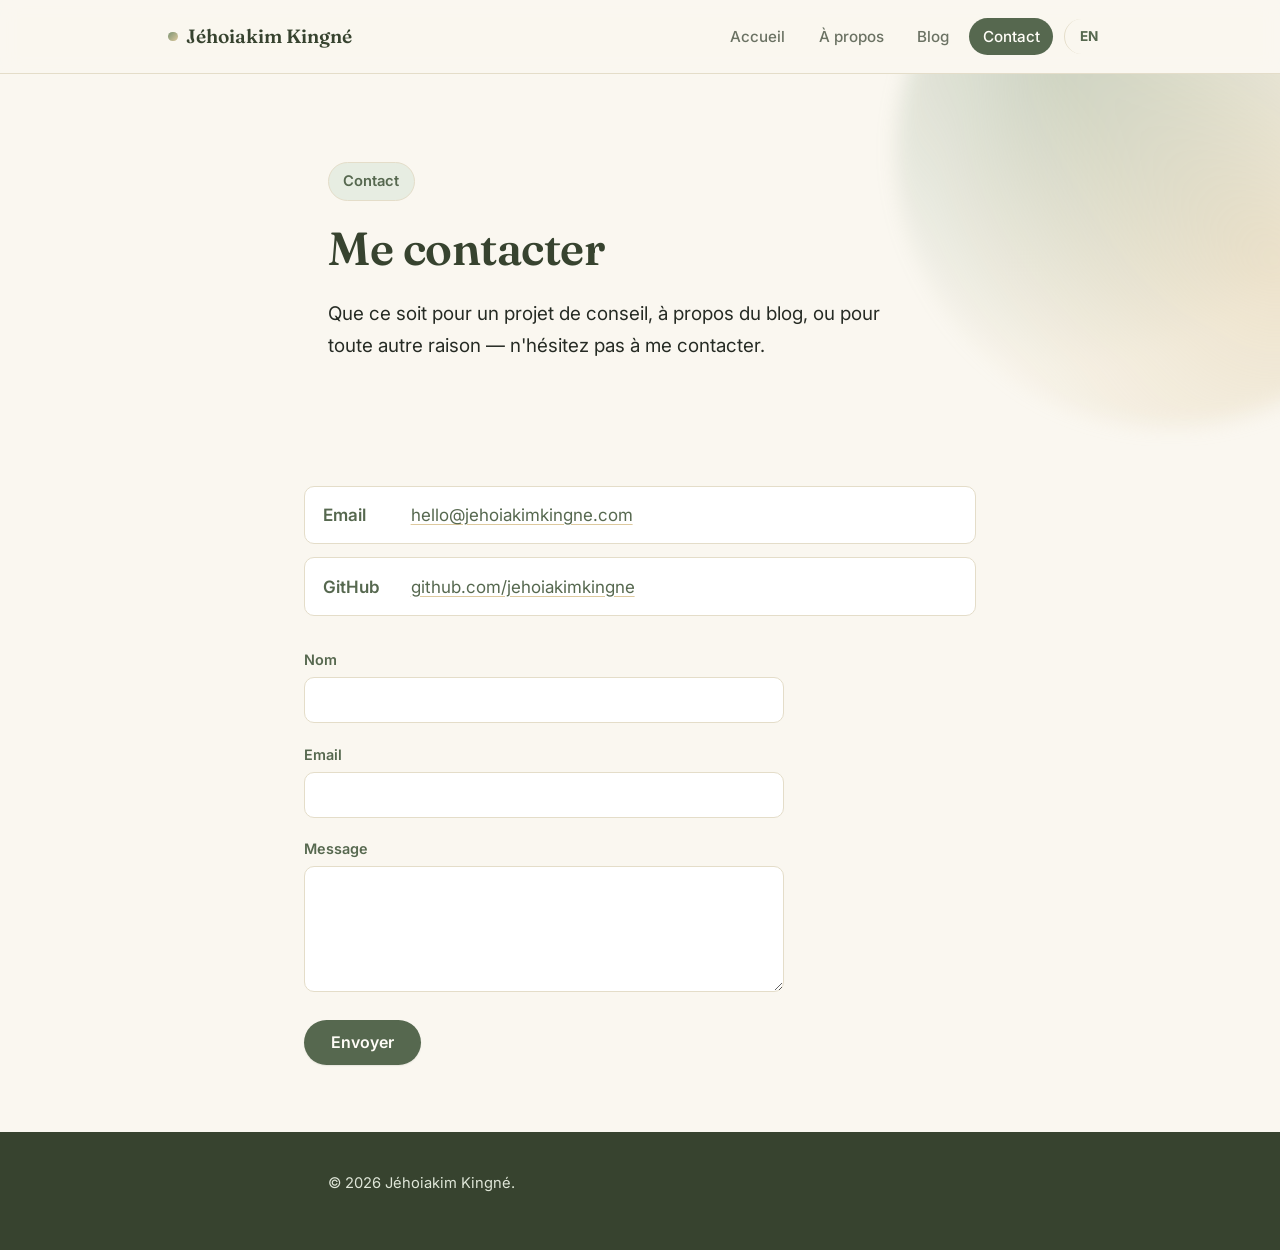
<file: fr/contact.html>
<!DOCTYPE html>
<html lang="fr" class="no-js">
<head>
<meta charset="UTF-8">
<meta name="viewport" content="width=device-width, initial-scale=1">
<title>Contact — Jéhoiakim Kingné</title>
<meta name="description" content="Contacter Jéhoiakim Kingné.">
<link rel="preconnect" href="https://fonts.googleapis.com">
<link rel="preconnect" href="https://fonts.gstatic.com" crossorigin>
<link href="https://fonts.googleapis.com/css2?family=Fraunces:opsz,wght@9..144,400;9..144,500;9..144,560;9..144,600;9..144,700&family=Inter:wght@400;500;600;700&display=swap" rel="stylesheet">
<link rel="stylesheet" href="../css/styles.css">
</head>
<body>

<header class="site-header">
  <div class="header-inner">
    <a href="index.html" class="wordmark">Jéhoiakim Kingné</a>
    <nav class="site-nav">
      <a href="index.html">Accueil</a>
      <a href="about.html">À propos</a>
      <a href="blog.html">Blog</a>
      <a href="contact.html" class="active">Contact</a>
      <a href="../contact.html" class="lang-switch" hreflang="en">EN</a>
    </nav>
  </div>
</header>

<main>
  <section class="hero">
    <div class="hero-blob" aria-hidden="true"></div>
    <div class="wrap">
      <p class="kicker">Contact</p>
      <h1>Me contacter</h1>
      <p class="lede">Que ce soit pour un projet de conseil, à propos du blog, ou pour toute autre raison — n'hésitez pas à me contacter.</p>
    </div>
  </section>

  <section style="border-top: none; padding-top: 0;">
    <div class="wrap contact-block reveal">

      <ul class="contact-list">
        <li><span class="label">Email</span> <a href="mailto:hello@jehoiakimkingne.com">hello@jehoiakimkingne.com</a></li>
        <li><span class="label">GitHub</span> <a href="https://github.com/jehoiakimkingne" target="_blank" rel="noopener">github.com/jehoiakimkingne</a></li>
      </ul>

      <form class="contact-form" action="" method="POST">
        <label for="name">Nom</label>
        <input type="text" id="name" name="name" required>

        <label for="email">Email</label>
        <input type="email" id="email" name="email" required>

        <label for="message">Message</label>
        <textarea id="message" name="message" rows="5" required></textarea>

        <button type="submit">Envoyer</button>
      </form>

    </div>
  </section>
</main>

<footer class="site-footer">
  <div class="wrap">
    <p>&copy; 2026 Jéhoiakim Kingné.</p>
  </div>
</footer>

<script src="../js/main.js"></script>
</body>
</html>
</file>
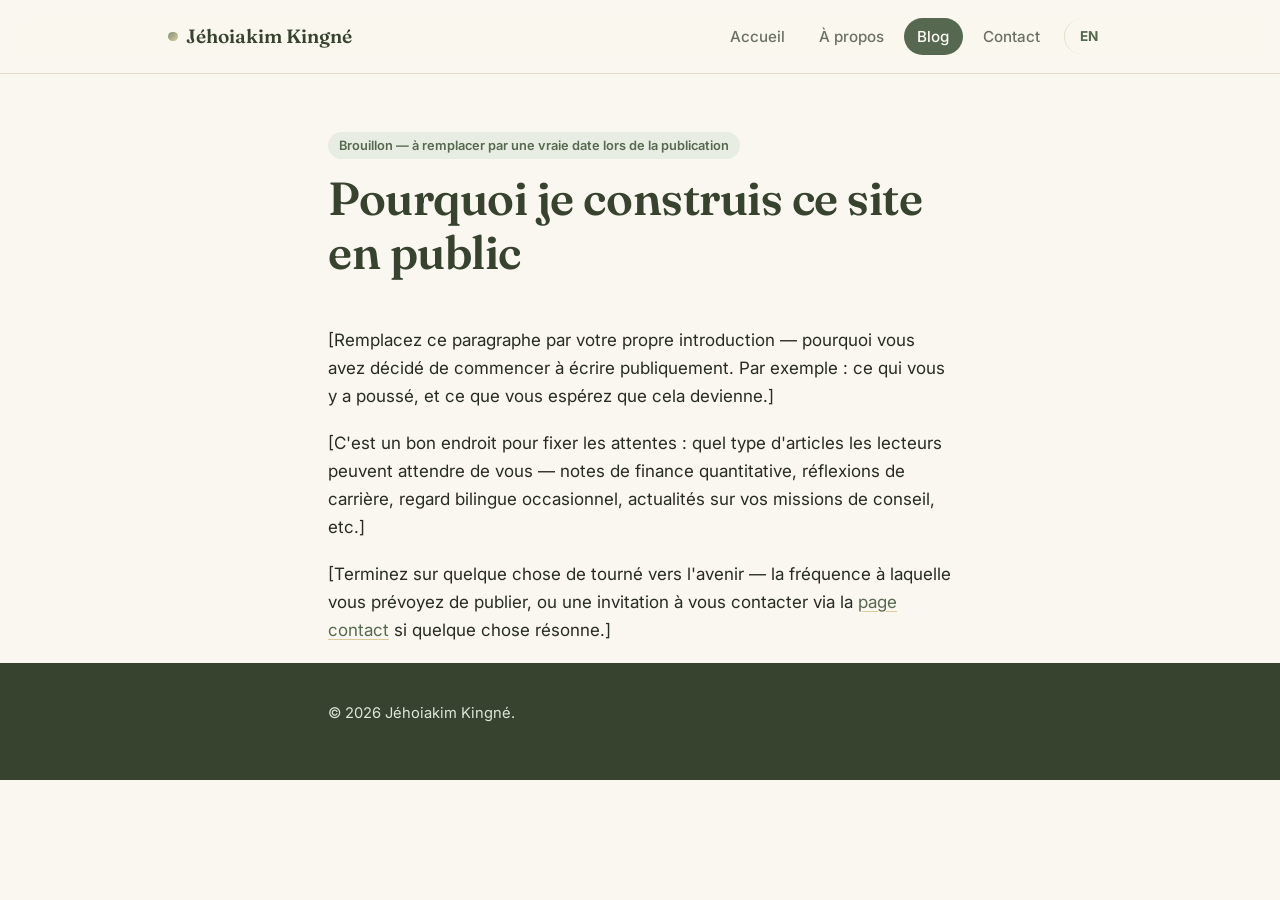
<file: fr/blog/pourquoi-ce-site.html>
<!DOCTYPE html>
<html lang="fr" class="no-js">
<head>
<meta charset="UTF-8">
<meta name="viewport" content="width=device-width, initial-scale=1">
<title>Pourquoi je construis ce site en public — Jéhoiakim Kingné</title>
<link rel="preconnect" href="https://fonts.googleapis.com">
<link rel="preconnect" href="https://fonts.gstatic.com" crossorigin>
<link href="https://fonts.googleapis.com/css2?family=Fraunces:opsz,wght@9..144,400;9..144,500;9..144,560;9..144,600;9..144,700&family=Inter:wght@400;500;600;700&display=swap" rel="stylesheet">
<link rel="stylesheet" href="../../css/styles.css">
</head>
<body>

<header class="site-header">
  <div class="header-inner">
    <a href="../index.html" class="wordmark">Jéhoiakim Kingné</a>
    <nav class="site-nav">
      <a href="../index.html">Accueil</a>
      <a href="../about.html">À propos</a>
      <a href="../blog.html" class="active">Blog</a>
      <a href="../contact.html">Contact</a>
      <a href="../../blog/why-this-site.html" class="lang-switch" hreflang="en">EN</a>
    </nav>
  </div>
</header>

<main class="wrap reveal">
  <div class="post-header">
    <span class="post-date muted">Brouillon — à remplacer par une vraie date lors de la publication</span>
    <h1>Pourquoi je construis ce site en public</h1>
  </div>

  <article class="post-body">
    <p>[Remplacez ce paragraphe par votre propre introduction — pourquoi vous avez décidé de commencer à écrire publiquement. Par exemple : ce qui vous y a poussé, et ce que vous espérez que cela devienne.]</p>

    <p>[C'est un bon endroit pour fixer les attentes : quel type d'articles les lecteurs peuvent attendre de vous — notes de finance quantitative, réflexions de carrière, regard bilingue occasionnel, actualités sur vos missions de conseil, etc.]</p>

    <p>[Terminez sur quelque chose de tourné vers l'avenir — la fréquence à laquelle vous prévoyez de publier, ou une invitation à vous contacter via la <a href="../contact.html">page contact</a> si quelque chose résonne.]</p>
  </article>
</main>

<footer class="site-footer">
  <div class="wrap">
    <p>&copy; 2026 Jéhoiakim Kingné.</p>
  </div>
</footer>

<script src="../../js/main.js"></script>
</body>
</html>
</file>
<file: css/styles.css>
/* ---------------------------------------------------
   Jehoiakim Kingné — personal site
   Palette: sage green / beige / white
--------------------------------------------------- */
:root {
  --bg: #faf7f0;              /* warm beige page background */
  --surface: #ffffff;         /* card / header surface */
  --surface-tint: #f2ede0;    /* soft beige surface for alt sections */
  --ink: #262b24;             /* near-black warm charcoal */
  --muted: #6b7263;           /* muted sage-grey for secondary text */
  --line: #e4ddc9;            /* warm hairline */
  --sage: #7c9473;            /* primary sage green */
  --sage-dark: #56684f;       /* deep sage, headings on dark, hover */
  --sage-deep: #37432f;       /* darkest sage, footer bg */
  --sage-tint: #e7ede2;       /* pale sage wash */
  --beige: #f0e6cf;           /* warm beige accent */
  --beige-dark: #ddc99e;      /* deeper beige accent */
  --cream: #fffdf7;
  --max-width: 42rem;
  --max-width-wide: 62rem;
  --radius: 16px;
  --radius-sm: 10px;
  --shadow-sm: 0 1px 2px rgba(55, 67, 47, 0.06), 0 1px 1px rgba(55, 67, 47, 0.04);
  --shadow-md: 0 8px 24px rgba(55, 67, 47, 0.10), 0 2px 6px rgba(55, 67, 47, 0.06);
  --shadow-lg: 0 20px 45px rgba(55, 67, 47, 0.16), 0 6px 14px rgba(55, 67, 47, 0.08);
}

* { box-sizing: border-box; }

html { scroll-behavior: smooth; }

body {
  margin: 0;
  background: var(--bg);
  color: var(--ink);
  font-family: "Inter", -apple-system, BlinkMacSystemFont, "Segoe UI", sans-serif;
  font-size: 17px;
  line-height: 1.65;
  -webkit-font-smoothing: antialiased;
}

h1, h2, h3 {
  font-family: "Fraunces", Georgia, "Times New Roman", serif;
  font-weight: 600;
  line-height: 1.15;
  letter-spacing: -0.01em;
  margin: 0 0 0.5em;
  color: var(--sage-deep);
}

h1 { font-size: 2.9rem; font-weight: 600; }
h2 {
  font-size: 1.7rem;
  position: relative;
  display: inline-block;
  padding-bottom: 0.35em;
}
h2::after {
  content: "";
  position: absolute;
  left: 0;
  bottom: 0;
  width: 3rem;
  height: 4px;
  border-radius: 4px;
  background: linear-gradient(90deg, var(--sage), var(--beige-dark));
}
h3 { font-size: 1.2rem; color: var(--ink); }

p { margin: 0 0 1.1em; }

a {
  color: var(--sage-dark);
  text-decoration: underline;
  text-decoration-color: var(--beige-dark);
  text-underline-offset: 3px;
  transition: color 0.15s ease, text-decoration-color 0.15s ease;
}
a:hover, a:focus-visible { color: var(--sage-deep); text-decoration-color: var(--sage); }
a:focus-visible { outline: 2px solid var(--sage); outline-offset: 2px; }

.muted { color: var(--muted); }

/* Layout shell */
.wrap {
  max-width: var(--max-width);
  margin: 0 auto;
  padding: 0 1.5rem;
}
.wrap-wide {
  max-width: var(--max-width-wide);
  margin: 0 auto;
  padding: 0 1.5rem;
}

/* Reveal-on-scroll (progressive enhancement, see js/main.js) */
.reveal {
  opacity: 0;
  transform: translateY(14px);
  transition: opacity 0.6s ease, transform 0.6s ease;
}
.reveal.is-visible { opacity: 1; transform: translateY(0); }
.no-js .reveal { opacity: 1; transform: none; }

/* Header */
header.site-header {
  position: sticky;
  top: 0;
  z-index: 20;
  background: rgba(250, 247, 240, 0.85);
  backdrop-filter: saturate(150%) blur(10px);
  -webkit-backdrop-filter: saturate(150%) blur(10px);
  border-bottom: 1px solid var(--line);
}
.header-inner {
  max-width: var(--max-width-wide);
  margin: 0 auto;
  padding: 1.1rem 1.5rem;
  display: flex;
  align-items: center;
  justify-content: space-between;
  gap: 1rem;
  flex-wrap: wrap;
}
.wordmark {
  font-family: "Fraunces", Georgia, serif;
  font-weight: 600;
  font-size: 1.2rem;
  color: var(--sage-deep);
  text-decoration: none;
  display: inline-flex;
  align-items: center;
  gap: 0.5rem;
}
.wordmark::before {
  content: "";
  display: inline-block;
  width: 0.6rem;
  height: 0.6rem;
  border-radius: 50%;
  background: linear-gradient(135deg, var(--sage), var(--beige-dark));
}
nav.site-nav { display: flex; gap: 0.4rem; align-items: center; }
nav.site-nav a {
  color: var(--muted);
  text-decoration: none;
  font-size: 0.95rem;
  font-weight: 500;
  padding: 0.4rem 0.85rem;
  border-radius: 999px;
  transition: background 0.15s ease, color 0.15s ease;
}
nav.site-nav a:hover { color: var(--sage-deep); background: var(--sage-tint); }

/* Language switch */
.lang-switch {
  margin-left: 0.3rem;
  padding-left: 0.9rem !important;
  border-left: 1px solid var(--line);
  color: var(--sage-dark) !important;
  font-weight: 700 !important;
  font-size: 0.85rem !important;
  letter-spacing: 0.02em;
}
.lang-switch:hover { background: var(--sage-tint); }
nav.site-nav a.active { color: var(--cream); background: var(--sage-dark); }

/* Hero */
.hero {
  position: relative;
  padding: 5.5rem 0 4rem;
  overflow: hidden;
  isolation: isolate;
}
.hero-blob {
  position: absolute;
  z-index: -1;
  top: -12rem;
  right: -10rem;
  width: 34rem;
  height: 34rem;
  border-radius: 50%;
  background:
    radial-gradient(circle at 30% 30%, rgba(124, 148, 115, 0.35), transparent 60%),
    radial-gradient(circle at 70% 70%, rgba(221, 201, 158, 0.45), transparent 65%);
  filter: blur(10px);
  animation: drift 16s ease-in-out infinite alternate;
}
@keyframes drift {
  from { transform: translate(0, 0) scale(1); }
  to   { transform: translate(-1.5rem, 1.5rem) scale(1.05); }
}
.hero .kicker {
  display: inline-flex;
  align-items: center;
  gap: 0.5rem;
  color: var(--sage-dark);
  background: var(--sage-tint);
  border: 1px solid var(--line);
  padding: 0.4rem 0.9rem;
  border-radius: 999px;
  font-size: 0.92rem;
  font-weight: 600;
  margin-bottom: 1.3rem;
}
.hero h1 { max-width: 40rem; }
.hero p.lede {
  font-size: 1.18rem;
  color: var(--ink);
  max-width: 36rem;
}
.hero-actions {
  display: flex;
  flex-wrap: wrap;
  gap: 0.9rem;
  margin-top: 1.6rem;
}

/* Buttons */
.btn {
  display: inline-flex;
  align-items: center;
  gap: 0.4rem;
  padding: 0.75rem 1.4rem;
  border-radius: 999px;
  font-weight: 600;
  font-size: 0.98rem;
  text-decoration: none !important;
  transition: transform 0.15s ease, box-shadow 0.15s ease, background 0.15s ease;
}
.btn-primary {
  background: var(--sage-dark);
  color: var(--cream);
  box-shadow: var(--shadow-sm);
}
.btn-primary:hover { background: var(--sage-deep); transform: translateY(-2px); box-shadow: var(--shadow-md); color: var(--cream); }
.btn-ghost {
  background: var(--surface);
  color: var(--sage-deep);
  border: 1px solid var(--line);
}
.btn-ghost:hover { border-color: var(--sage); background: var(--sage-tint); transform: translateY(-2px); color: var(--sage-deep); }

/* Sections */
section { padding: 3.2rem 0; }
section + section { border-top: 1px solid var(--line); }
.alt-bg { background: var(--surface-tint); }

/* "What I do" — card grid */
.focus-grid {
  display: grid;
  grid-template-columns: repeat(auto-fit, minmax(15rem, 1fr));
  gap: 1.5rem;
  margin-top: 2rem;
}
.focus-item {
  background: var(--surface);
  border: 1px solid var(--line);
  border-radius: var(--radius);
  padding: 1.8rem 1.6rem;
  box-shadow: var(--shadow-sm);
  transition: transform 0.2s ease, box-shadow 0.2s ease, border-color 0.2s ease;
}
.focus-item:hover {
  transform: translateY(-4px);
  box-shadow: var(--shadow-md);
  border-color: var(--sage);
}
.focus-item .dot {
  width: 2.6rem;
  height: 2.6rem;
  border-radius: var(--radius-sm);
  background: linear-gradient(135deg, var(--sage-tint), var(--beige));
  border: 1px solid var(--line);
  margin-bottom: 1rem;
  position: relative;
}
.focus-item .dot::after {
  content: "";
  position: absolute;
  inset: 0.7rem;
  border-radius: 4px;
  background: var(--sage-dark);
  opacity: 0.85;
}
.focus-item h3 { margin-bottom: 0.4em; }
.focus-item p { color: var(--muted); margin-bottom: 0; }
.focus-item p a { color: var(--sage-dark); }

/* Blog list */
.post-entry {
  padding: 1.5rem;
  margin-bottom: 1.2rem;
  background: var(--surface);
  border: 1px solid var(--line);
  border-radius: var(--radius);
  box-shadow: var(--shadow-sm);
  transition: transform 0.2s ease, box-shadow 0.2s ease, border-color 0.2s ease;
}
.post-entry:hover { transform: translateY(-3px); box-shadow: var(--shadow-md); border-color: var(--sage); }
.post-entry:last-of-type { margin-bottom: 0; }
.post-entry .post-date {
  color: var(--sage-dark);
  background: var(--sage-tint);
  display: inline-block;
  font-size: 0.8rem;
  font-weight: 600;
  padding: 0.2rem 0.7rem;
  border-radius: 999px;
  margin-bottom: 0.6rem;
}
.post-entry h3 { margin-bottom: 0.4em; }
.post-entry h3 a { text-decoration: none; color: var(--ink); }
.post-entry h3 a:hover { color: var(--sage-dark); }
.post-entry p { color: var(--muted); margin-bottom: 0; }

/* Media (YouTube / LinkedIn) */
.media-grid {
  display: grid;
  grid-template-columns: repeat(auto-fit, minmax(15rem, 1fr));
  gap: 1.25rem;
  margin-top: 1.8rem;
}
.media-item {
  display: flex;
  align-items: center;
  gap: 1.1rem;
  background: var(--surface);
  border: 1px solid var(--line);
  border-radius: var(--radius);
  padding: 1.3rem 1.5rem;
  text-decoration: none !important;
  box-shadow: var(--shadow-sm);
  transition: transform 0.2s ease, box-shadow 0.2s ease, border-color 0.2s ease;
}
.media-item:hover {
  transform: translateY(-4px);
  box-shadow: var(--shadow-md);
  border-color: var(--sage);
}
.media-icon {
  width: 2.9rem;
  height: 2.9rem;
  border-radius: 50%;
  background: linear-gradient(135deg, var(--sage-tint), var(--beige));
  border: 1px solid var(--line);
  display: flex;
  align-items: center;
  justify-content: center;
  color: var(--sage-dark);
  flex-shrink: 0;
}
.media-icon svg { width: 1.4rem; height: 1.4rem; fill: currentColor; }
.media-text { display: flex; flex-direction: column; }
.media-text .media-name { font-weight: 600; color: var(--ink); }
.media-text .media-sub { font-size: 0.88rem; color: var(--muted); margin-top: 0.1rem; }
.media-item:hover .media-name { color: var(--sage-dark); }

/* Post page */
.post-header { padding: 3.5rem 0 1.5rem; }
.post-header .post-date {
  color: var(--sage-dark);
  background: var(--sage-tint);
  display: inline-block;
  font-size: 0.8rem;
  font-weight: 600;
  padding: 0.2rem 0.7rem;
  border-radius: 999px;
  margin-bottom: 0.8rem;
}
article.post-body p { max-width: var(--max-width); }

/* Contact */
.contact-block { padding: 1rem 0; }
.contact-list { list-style: none; padding: 0; margin: 1.5rem 0; }
.contact-list li {
  margin-bottom: 0.8rem;
  padding: 0.9rem 1.1rem;
  background: var(--surface);
  border: 1px solid var(--line);
  border-radius: var(--radius-sm);
  display: flex;
  align-items: center;
  gap: 0.5rem;
}
.contact-list .label {
  color: var(--sage-dark);
  font-weight: 600;
  display: inline-block;
  min-width: 5rem;
}

form.contact-form { margin-top: 2rem; max-width: 30rem; }
form.contact-form label {
  display: block;
  font-size: 0.9rem;
  font-weight: 600;
  color: var(--sage-dark);
  margin-bottom: 0.35rem;
}
form.contact-form input,
form.contact-form textarea {
  width: 100%;
  padding: 0.75rem 0.9rem;
  margin-bottom: 1.2rem;
  border: 1px solid var(--line);
  border-radius: var(--radius-sm);
  background: var(--surface);
  font-family: inherit;
  font-size: 1rem;
  color: var(--ink);
  transition: border-color 0.15s ease, box-shadow 0.15s ease;
}
form.contact-form input:focus,
form.contact-form textarea:focus {
  outline: none;
  border-color: var(--sage);
  box-shadow: 0 0 0 3px var(--sage-tint);
}
form.contact-form button {
  background: var(--sage-dark);
  color: var(--cream);
  border: none;
  padding: 0.8rem 1.7rem;
  font-size: 1rem;
  font-weight: 600;
  font-family: inherit;
  border-radius: 999px;
  cursor: pointer;
  transition: background 0.15s ease, transform 0.15s ease, box-shadow 0.15s ease;
  box-shadow: var(--shadow-sm);
}
form.contact-form button:hover { background: var(--sage-deep); transform: translateY(-2px); box-shadow: var(--shadow-md); }

/* Footer */
footer.site-footer {
  background: var(--sage-deep);
  color: #dfe6d8;
  padding: 2.4rem 0;
  font-size: 0.92rem;
}
footer.site-footer a { color: #f0e6cf; text-decoration-color: rgba(240, 230, 207, 0.4); }
footer.site-footer a:hover { color: #ffffff; text-decoration-color: #ffffff; }

/* Responsive */
@media (max-width: 600px) {
  h1 { font-size: 2.1rem; }
  .header-inner { flex-direction: column; align-items: flex-start; gap: 0.6rem; }
  nav.site-nav { gap: 0.2rem; flex-wrap: wrap; }
  .hero { padding: 3.5rem 0 2.5rem; }
  .hero-blob { width: 22rem; height: 22rem; top: -8rem; right: -8rem; }
}

/* Reduced motion */
@media (prefers-reduced-motion: reduce) {
  html { scroll-behavior: auto; }
  * { transition: none !important; animation: none !important; }
  .reveal { opacity: 1; transform: none; }
}
</file>
